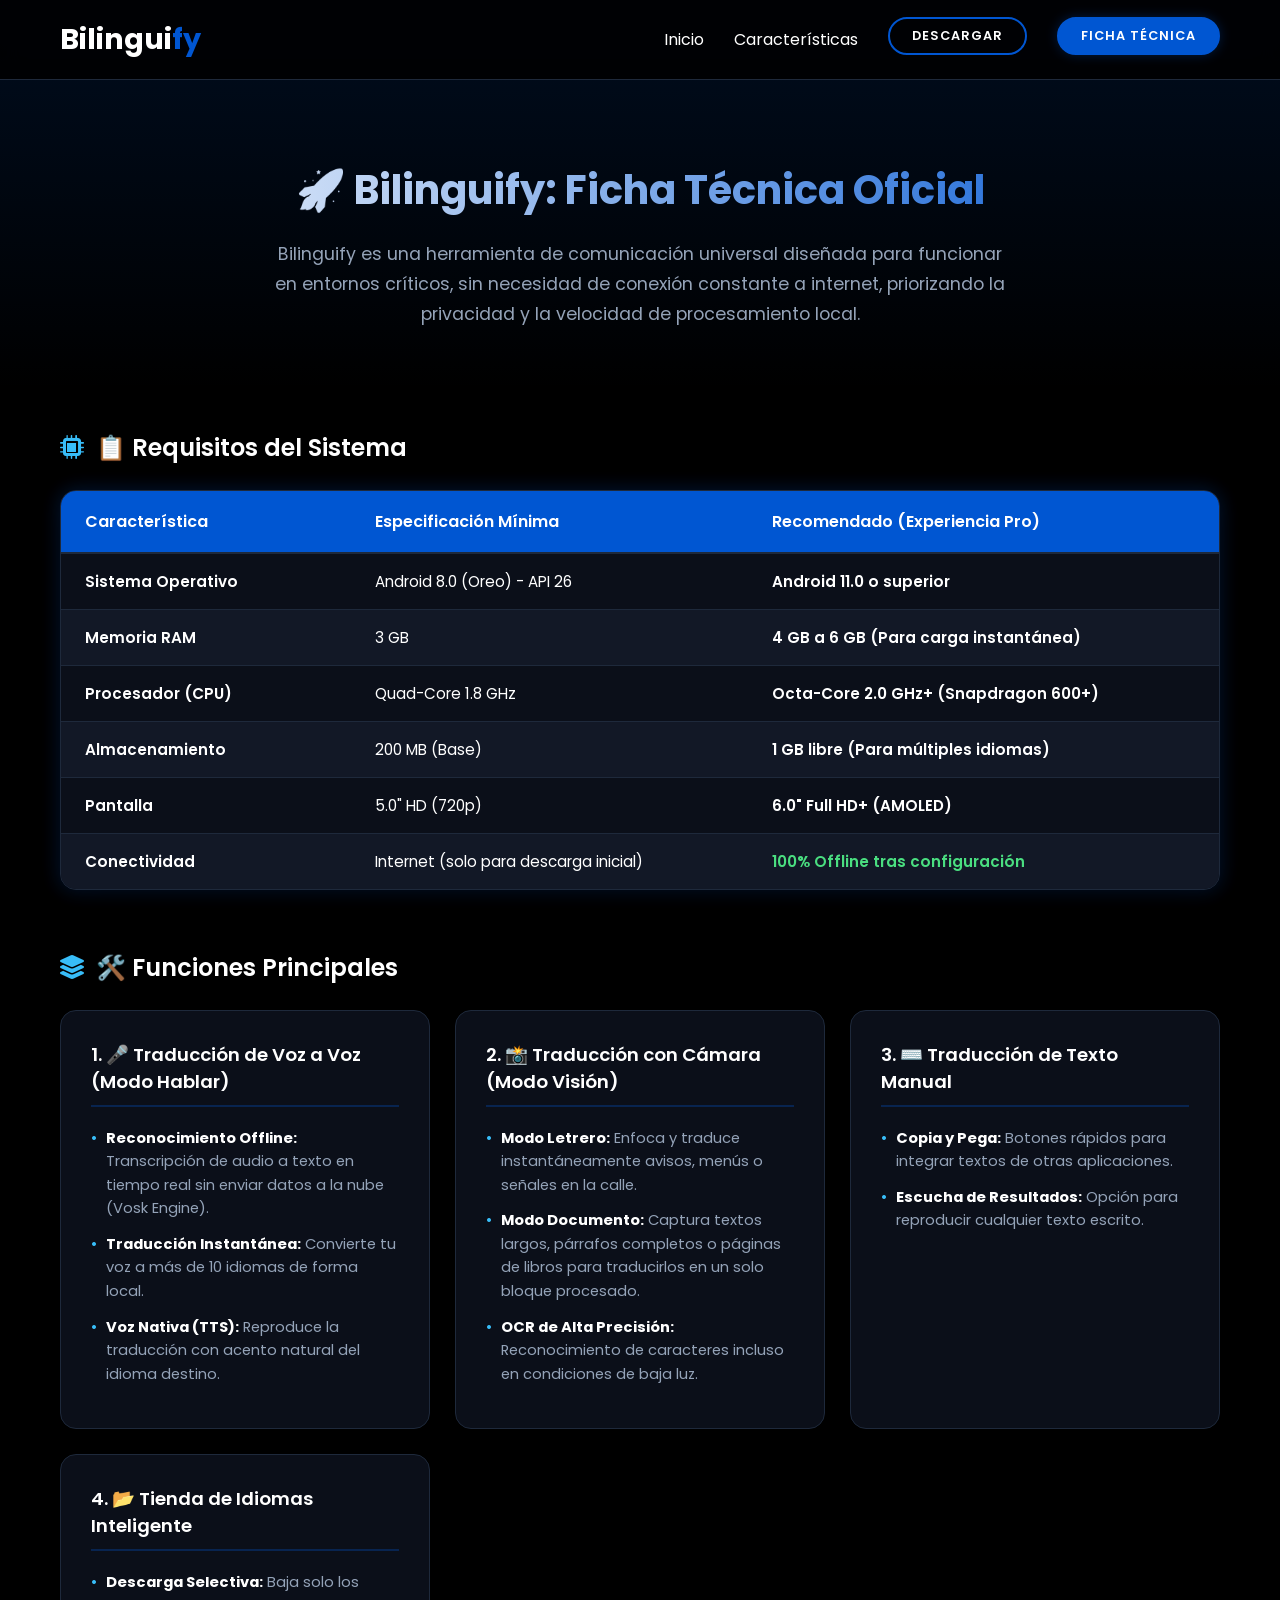
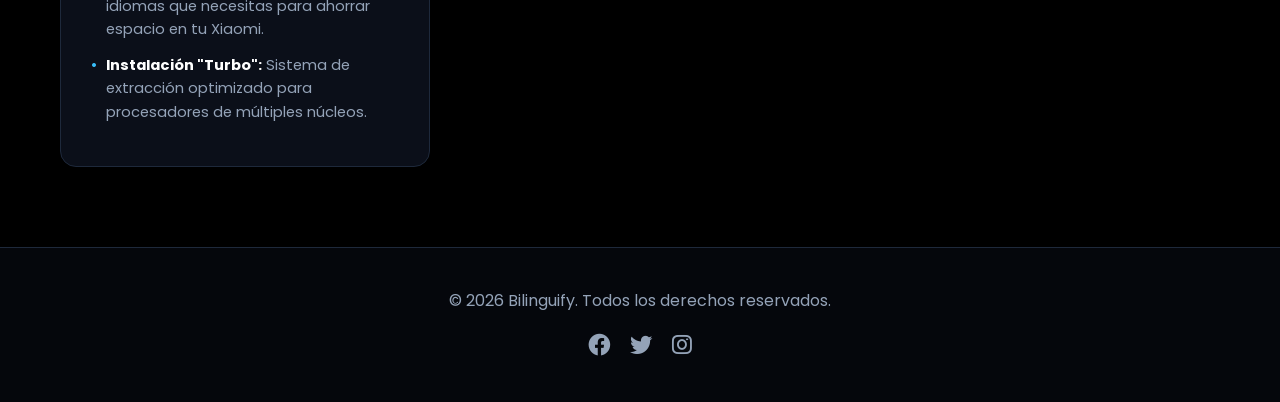
<file: ficha-tecnica.html>
<!DOCTYPE html>
<html lang="es">
<head>
    <meta charset="UTF-8">
    <meta name="viewport" content="width=device-width, initial-scale=1.0">
    <title>Bilinguify - Ficha Técnica Oficial</title>
    
    <link rel="icon" href="imagenes/logo.png" type="image/png">
    <link rel="apple-touch-icon" href="imagenes/logo.png">

    <!-- Fuentes e Íconos -->
    <link href="https://fonts.googleapis.com/css2?family=Poppins:wght@300;400;600;700&display=swap" rel="stylesheet">
    <link rel="stylesheet" href="https://cdnjs.cloudflare.com/ajax/libs/font-awesome/6.0.0/css/all.min.css">
    
    <!-- Animaciones AOS -->
    <link href="https://unpkg.com/aos@2.3.1/dist/aos.css" rel="stylesheet">
    
    <!-- Tu archivo de estilos principal -->
    <link rel="stylesheet" href="style.css">

    <!-- Correcciones de color óptimas para Fondo Negro -->
    <style>
        :root {
            --primary-color: #0056d2;
            --primary-glow: rgba(0, 86, 210, 0.3);
            --bg-dark: #000000;
            --surface-dark: #0b0f19; /* Gris azulado muy oscuro para tarjetas y tablas */
            --surface-dark-alt: #121826; /* Alternado de filas */
            --border-color: #1e293b;
            --text-light: #ffffff;
            --text-muted: #94a3b8;
        }

        body {
            background-color: var(--bg-dark);
            color: var(--text-light);
        }

        /* Modificación del Navbar en caso de heredar estilos claros */
        .navbar {
            background-color: rgba(0, 0, 0, 0.85) !important;
            backdrop-filter: blur(10px);
            border-bottom: 1px solid var(--border-color);
        }
        
        .nav-links a {
            color: var(--text-light) !important;
        }

        .tech-hero {
            padding: 160px 0 60px 0;
            /* Degradado sutil de azul oscuro a negro profundo */
            background: linear-gradient(180deg, rgba(0, 86, 210, 0.15) 0%, rgba(0,0,0,0) 100%);
            text-align: center;
        }

        .tech-hero .section-title {
            color: var(--text-light);
        }

        .tech-hero p {
            max-width: 750px;
            margin: 20px auto 0 auto;
            font-size: 1.1rem;
            line-height: 1.7;
            color: var(--text-muted);
        }

        .tech-section {
            padding: 40px 0 80px 0;
        }

        .tech-subtitle {
            font-size: 1.5rem;
            color: var(--text-light);
            margin-bottom: 25px;
            display: flex;
            align-items: center;
            gap: 12px;
            font-weight: 600;
        }

        /* Estilos de la Tabla de Requisitos (Modo Oscuro) */
        .table-responsive {
            width: 100%;
            overflow-x: auto;
            background: var(--surface-dark);
            border-radius: 16px;
            box-shadow: 0 10px 40px rgba(0, 0, 0, 0.5), 0 0 20px var(--primary-glow);
            border: 1px solid var(--border-color);
            margin-bottom: 60px;
        }

        .tech-table {
            width: 100%;
            border-collapse: collapse;
            text-align: left;
            min-width: 650px;
        }

        .tech-table th {
            background-color: var(--primary-color);
            color: #ffffff;
            padding: 18px 24px;
            font-weight: 600;
            font-size: 1rem;
            border-bottom: 2px solid var(--border-color);
        }

        .tech-table td {
            padding: 16px 24px;
            border-bottom: 1px solid var(--border-color);
            font-size: 0.95rem;
            color: var(--text-light);
        }

        .tech-table tr:last-child td {
            border-bottom: none;
        }

        .tech-table tr:nth-child(even) {
            background-color: var(--surface-dark-alt);
        }

        .tech-table tr:hover {
            background-color: rgba(0, 86, 210, 0.08);
        }

        .tech-label {
            font-weight: 600;
            color: #38bdf8; /* Azul claro/celeste para mejorar legibilidad de etiquetas en fondo negro */
            width: 25%;
        }

        .tech-recommended {
            font-weight: 600;
            color: #e2e8f0;
        }

        /* Ajustes para las Tarjetas de Funciones (Modo Oscuro) */
        .tech-features-grid {
            display: grid;
            grid-template-columns: repeat(auto-fit, minmax(300px, 1fr));
            gap: 25px;
        }

        .tech-card {
            background: var(--surface-dark);
            border: 1px solid var(--border-color);
            border-radius: 16px;
            padding: 30px;
            box-shadow: 0 4px 20px rgba(0, 0, 0, 0.4);
            transition: transform 0.3s ease, box-shadow 0.3s ease, border-color 0.3s ease;
        }

        .tech-card:hover {
            transform: translateY(-5px);
            border-color: var(--primary-color);
            box-shadow: 0 12px 30px rgba(0, 0, 0, 0.6), 0 0 15px var(--primary-glow);
        }

        .tech-card h3 {
            font-size: 1.15rem;
            color: var(--text-light);
            margin-bottom: 20px;
            font-weight: 600;
            border-bottom: 2px solid rgba(0, 86, 210, 0.3);
            padding-bottom: 10px;
        }

        .tech-card ul {
            list-style: none;
            padding: 0;
            margin: 0;
        }

        .tech-card li {
            font-size: 0.92rem;
            line-height: 1.6;
            margin-bottom: 12px;
            color: var(--text-muted);
            position: relative;
            padding-left: 15px;
        }

        .tech-card li::before {
            content: "•";
            color: #38bdf8;
            font-weight: bold;
            position: absolute;
            left: 0;
        }

        .tech-card li strong {
            color: var(--text-light);
        }

        /* Clase Active para el botón del Header */
        .nav-links .btn-small.active {
            background-color: var(--primary-color) !important;
            color: #ffffff !important;
            border-color: var(--primary-color) !important;
            box-shadow: 0 0 12px var(--primary-glow);
        }

        /* Ajuste de Footer */
        .footer {
            background-color: #05070c !important;
            border-top: 1px solid var(--border-color);
            color: var(--text-muted) !important;
        }

        @media (max-width: 768px) {
            .tech-hero {
                padding: 120px 0 40px 0;
            }
            .tech-card {
                padding: 20px;
            }
        }
    </style>
</head>
<body>

    <!-- HEADER CONFIGURADO PARA NAVEGACIÓN INTERNA -->
    <header class="navbar">
        <div class="container">
            <a href="index.html" class="logo">Bilingui<span class="accent">fy</span></a>
            <nav>
                <ul class="nav-links">
                    <li><a href="index.html">Inicio</a></li>
                    <li><a href="index.html#funciones">Características</a></li>
                    <li><a href="index.html#descarga" class="btn-small">Descargar</a></li>
                    <li><a href="ficha-tecnica.html" class="btn-small active">Ficha Técnica</a></li>
                </ul>
            </nav>
            <div class="menu-toggle" id="mobile-menu">
                <span class="bar"></span>
                <span class="bar"></span>
                <span class="bar"></span>
            </div>
        </div>
    </header>

    <!-- INTRODUCCIÓN DE LA FICHA TÉCNICA -->
    <section class="tech-hero">
        <div class="container">
            <h1 class="section-title" data-aos="fade-up">🚀 Bilinguify: Ficha Técnica Oficial</h1>
            <p data-aos="fade-up" data-aos-delay="100">
                Bilinguify es una herramienta de comunicación universal diseñada para funcionar en entornos críticos, sin necesidad de conexión constante a internet, priorizando la privacidad y la velocidad de procesamiento local.
            </p>
        </div>
    </section>

    <!-- CONTENIDO TÉCNICO ESPECÍFICO -->
    <section class="tech-section">
        <div class="container">
            
            <!-- SUBSECCIÓN: REQUISITOS -->
            <h2 class="tech-subtitle" data-aos="fade-up"><i class="fas fa-microchip" style="color: #38bdf8;"></i>📋 Requisitos del Sistema</h2>
            
            <div class="table-responsive" data-aos="fade-up" data-aos-delay="100">
                <table class="tech-table">
                    <thead>
                        <tr>
                            <th>Característica</th>
                            <th>Especificación Mínima</th>
                            <th>Recomendado (Experiencia Pro)</th>
                        </tr>
                    </thead>
                    <tbody>
                        <tr>
                            <td class="tech-label">Sistema Operativo</td>
                            <td>Android 8.0 (Oreo) - API 26</td>
                            <td class="tech-recommended">Android 11.0 o superior</td>
                        </tr>
                        <tr>
                            <td class="tech-label">Memoria RAM</td>
                            <td>3 GB</td>
                            <td class="tech-recommended">4 GB a 6 GB (Para carga instantánea)</td>
                        </tr>
                        <tr>
                            <td class="tech-label">Procesador (CPU)</td>
                            <td>Quad-Core 1.8 GHz</td>
                            <td class="tech-recommended">Octa-Core 2.0 GHz+ (Snapdragon 600+)</td>
                        </tr>
                        <tr>
                            <td class="tech-label">Almacenamiento</td>
                            <td>200 MB (Base)</td>
                            <td class="tech-recommended">1 GB libre (Para múltiples idiomas)</td>
                        </tr>
                        <tr>
                            <td class="tech-label">Pantalla</td>
                            <td>5.0" HD (720p)</td>
                            <td class="tech-recommended">6.0" Full HD+ (AMOLED)</td>
                        </tr>
                        <tr>
                            <td class="tech-label">Conectividad</td>
                            <td>Internet (solo para descarga inicial)</td>
                            <td class="tech-recommended" style="color: #4ade80;">100% Offline tras configuración</td>
                        </tr>
                    </tbody>
                </table>
            </div>

            <!-- SUBSECCIÓN: FUNCIONES -->
            <h2 class="tech-subtitle" data-aos="fade-up"><i class="fas fa-layer-group" style="color: #38bdf8;"></i>🛠️ Funciones Principales</h2>
            
            <div class="tech-features-grid">
                
                <!-- Tarjeta 1 -->
                <div class="tech-card" data-aos="fade-up" data-aos-delay="100">
                    <h3>1. 🎤 Traducción de Voz a Voz (Modo Hablar)</h3>
                    <ul>
                        <li><strong>Reconocimiento Offline:</strong> Transcripción de audio a texto en tiempo real sin enviar datos a la nube (Vosk Engine).</li>
                        <li><strong>Traducción Instantánea:</strong> Convierte tu voz a más de 10 idiomas de forma local.</li>
                        <li><strong>Voz Nativa (TTS):</strong> Reproduce la traducción con acento natural del idioma destino.</li>
                    </ul>
                </div>

                <!-- Tarjeta 2 -->
                <div class="tech-card" data-aos="fade-up" data-aos-delay="200">
                    <h3>2. 📸 Traducción con Cámara (Modo Visión)</h3>
                    <ul>
                        <li><strong>Modo Letrero:</strong> Enfoca y traduce instantáneamente avisos, menús o señales en la calle.</li>
                        <li><strong>Modo Documento:</strong> Captura textos largos, párrafos completos o páginas de libros para traducirlos en un solo bloque procesado.</li>
                        <li><strong>OCR de Alta Precisión:</strong> Reconocimiento de caracteres incluso en condiciones de baja luz.</li>
                    </ul>
                </div>

                <!-- Tarjeta 3 -->
                <div class="tech-card" data-aos="fade-up" data-aos-delay="300">
                    <h3>3. ⌨️ Traducción de Texto Manual</h3>
                    <ul>
                        <li><strong>Copia y Pega:</strong> Botones rápidos para integrar textos de otras aplicaciones.</li>
                        <li><strong>Escucha de Resultados:</strong> Opción para reproducir cualquier texto escrito.</li>
                    </ul>
                </div>

                <!-- Tarjeta 4 -->
                <div class="tech-card" data-aos="fade-up" data-aos-delay="400">
                    <h3>4. 📂 Tienda de Idiomas Inteligente</h3>
                    <ul>
                        <li><strong>Descarga Selectiva:</strong> Baja solo los idiomas que necesitas para ahorrar espacio en tu Xiaomi.</li>
                        <li><strong>Instalación "Turbo":</strong> Sistema de extracción optimizado para procesadores de múltiples núcleos.</li>
                    </ul>
                </div>

            </div>

        </div>
    </section>

    <!-- PIE DE PÁGINA -->
    <footer class="footer">
        <div class="container">
            <p>&copy; 2026 Bilinguify. Todos los derechos reservados.</p>
            <div class="social-links">
                <a href="#"><i class="fab fa-facebook"></i></a>
                <a href="#"><i class="fab fa-twitter"></i></a>
                <a href="#"><i class="fab fa-instagram"></i></a>
            </div>
        </div>
    </footer>

    <!-- SCRIPTS -->
    <script src="https://unpkg.com/aos@2.3.1/dist/aos.js"></script>
    <script src="script.js"></script>
    <script>
        // Inicialización de las animaciones al hacer scroll
        AOS.init({
            duration: 800,
            once: true
        });
// Script corregido para asegurar consistencia con el CSS global
const mobileMenu = document.getElementById('mobile-menu');
const navLinks = document.querySelector('.nav-links');

if(mobileMenu && navLinks) {
    mobileMenu.addEventListener('click', () => {
        mobileMenu.classList.toggle('toggle');      // Activa la animación X de las barras
        navLinks.classList.toggle('nav-active');    // Desplaza el menú desde la derecha
    });
}
    </script>
</body>
</html>
</file>
<file: style.css>
/* =========================================
   VARIABLES CON LA PALETA DE TU APP
   ========================================= */
:root {
    --app-blue: #0056d2;        /* El azul vibrante de tu cabecera y botón principal */
    --app-green: #0da164;       /* El verde neón del indicador activo de tu menú */
    --app-lavender: #f1edfa;    /* El fondo lavanda/lila de las tarjetas de idioma */
    
    --bg-dark: #0a0e17;         /* Fondo oscuro elegante de la web para contraste */
    --bg-card: #161c2a;         /* Color de tarjetas */
    --text-main: #ffffff;       /* Texto principal claro */
    --text-muted: #a0aab5;      /* Texto secundario */
    
    --font-main: 'Poppins', sans-serif;
    --transition: all 0.3s ease;
}

* {
    margin: 0;
    padding: 0;
    box-sizing: border-box;
}

html {
    scroll-behavior: smooth;
    font-family: var(--font-main);
    color: var(--text-main);
    background-color: var(--bg-dark);
    overflow-x: hidden;
}

.container {
    max-width: 1200px;
    margin: 0 auto;
    padding: 0 20px;
}

a { text-decoration: none; color: inherit; transition: var(--transition); }
ul { list-style: none; }
img { max-width: 100%; height: auto; }

/* Títulos con degradado usando tu color azul corporativo */
.section-title {
    text-align: center;
    font-size: 2.5rem;
    font-weight: 700;
    margin-bottom: 10px;
    background: linear-gradient(to right, #fff, var(--app-blue));
    -webkit-background-clip: text;
    -webkit-text-fill-color: transparent;
}

.section-subtitle {
    text-align: center;
    color: var(--text-muted);
    margin-bottom: 60px;
    font-size: 1.1rem;
}

/* =========================================
   BOTONES Y ELEMENTOS INTERACTIVOS
   ========================================= */
.btn-primary, .btn-secondary, .btn-small, .btn-store {
    display: inline-block;
    padding: 14px 32px;
    border-radius: 50px;
    font-weight: 600;
    text-transform: uppercase;
    font-size: 0.9rem;
    letter-spacing: 1px;
    cursor: pointer;
    position: relative;
    overflow: hidden;
}

.btn-primary {
    background: var(--app-blue);
    color: #fff;
    box-shadow: 0 4px 20px rgba(0, 86, 210, 0.4);
    border: none;
}

.btn-primary:hover {
    box-shadow: 0 6px 25px rgba(0, 86, 210, 0.6);
    transform: translateY(-3px);
}

.btn-secondary {
    background: transparent;
    border: 2px solid var(--app-green);
    color: var(--app-green);
}

.btn-secondary:hover {
    background: rgba(13, 161, 100, 0.1);
    transform: translateY(-2px);
}

.btn-small {
    padding: 8px 22px;
    border: 2px solid var(--app-blue);
    font-size: 0.8rem;
}
.btn-small:hover { background-color: var(--app-blue); color: #fff; }

/* Animación de flotado suave para simular la app en mano */
@keyframes floating {
    0% { transform: translateY(0px) rotate(0deg); }
    50% { transform: translateY(-15px) rotate(1deg); }
    100% { transform: translateY(0px) rotate(0deg); }
}
.floating { animation: floating 5s ease-in-out infinite; }

.app-mockup {
    border-radius: 40px;
    box-shadow: 0 20px 40px rgba(0, 86, 210, 0.25);
    max-height: 550px;
    border: 6px solid #1f2937;
}

/* Efecto Onda en botones */
.ripple { position: relative; overflow: hidden; }
.ripple-effect {
    position: absolute;
    border-radius: 50%;
    background: rgba(255, 255, 255, 0.4);
    transform: scale(0);
    animation: ripple-animation 0.6s linear;
    pointer-events: none;
}
@keyframes ripple-animation {
    to { transform: scale(4); opacity: 0; }
}

/* =========================================
   NAVBAR
   ========================================= */
.navbar {
    position: fixed;
    top: 0; width: 100%; height: 80px;
    display: flex; align-items: center; z-index: 1000;
    transition: var(--transition);
}

.navbar.scrolled {
    background-color: rgba(10, 14, 23, 0.95);
    height: 70px;
    border-bottom: 1px solid rgba(0, 86, 210, 0.2);
}

.navbar .container { display: flex; justify-content: space-between; align-items: center; width: 100%; }
.logo { font-size: 1.8rem; font-weight: 700; color: #fff; }
.logo .accent { color: var(--app-blue); }

.nav-links { display: flex; gap: 30px; align-items: center; }
.nav-links a:not(.btn-small):hover { color: var(--app-green); }

.menu-toggle { display: none; cursor: pointer; }
.bar { display: block; width: 25px; height: 3px; margin: 5px auto; background-color: #fff; transition: var(--transition); }

/* =========================================
   HERO SECTION & PARALLAX
   ========================================= */
.hero-section {
    position: relative;
    height: 100vh;
    display: flex;
    align-items: center;
    overflow: hidden;
}

.parallax-bg {
    position: absolute;
    top: 0; left: 0; width: 100%; height: 130%;
    background-image: url('https://images.unsplash.com/photo-1543269865-cbf427effbad?q=80&w=2070');
    background-size: cover;
    background-position: center;
    z-index: -2;
}

.hero-section::after {
    content: ''; position: absolute;
    top: 0; left: 0; width: 100%; height: 100%;
    background: linear-gradient(to bottom, rgba(10,14,23,0.85), var(--bg-dark));
    z-index: -1;
}

.hero-content { display: grid; grid-template-columns: 1.2fr 0.8fr; align-items: center; gap: 50px; padding-top: 80px; }
.hero-text h1 { font-size: 3.8rem; line-height: 1.15; margin-bottom: 25px; font-weight: 700; }
.hero-text p { color: var(--text-muted); font-size: 1.2rem; margin-bottom: 40px; line-height: 1.6; }
.hero-btns { display: flex; gap: 20px; }

/* =========================================
   FEATURES (TARJETAS CON TOQUE LAVANDA)
   ========================================= */
.features-section { padding: 100px 0; }
.features-grid { display: grid; grid-template-columns: repeat(auto-fit, minmax(300px, 1fr)); gap: 30px; }

.feature-card {
    background-color: var(--bg-card);
    padding: 40px;
    border-radius: 24px;
    transition: var(--transition);
    border: 1px solid rgba(241, 237, 250, 0.05);
    text-align: center;
}

.feature-card:hover {
    transform: translateY(-10px);
    border-color: var(--app-blue);
    box-shadow: 0 15px 35px rgba(0, 86, 210, 0.15);
}

.icon-box {
    font-size: 2.8rem;
    color: var(--app-green); /* Verde neón llamativo para iconos */
    margin-bottom: 20px;
}

.feature-card h3 { margin-bottom: 15px; font-size: 1.4rem; color: var(--app-lavender); }
.feature-card p { color: var(--text-muted); line-height: 1.6; }

/* =========================================
   CARRUSEL DE INTERFAZ
   ========================================= */
.screenshot-section { position: relative; padding: 100px 0; }
.parallax-bg-2 {
    position: absolute; top: -10%; left: 0; width: 100%; height: 130%;
    background-image: url('https://images.unsplash.com/photo-1522199755839-a2bacb67c546?q=80&w=2070');
    background-size: cover; z-index: -2; opacity: 0.08;
}

.slider-container {
    position: relative; max-width: 850px; margin: 0 auto;
    overflow: hidden; border-radius: 20px;
    box-shadow: 0 25px 60px rgba(0,0,0,0.6);
    border: 3px solid rgba(0, 86, 210, 0.3);
}

.slider { display: flex; transition: transform 0.5s ease-in-out; }
.slide { min-width: 100%; position: relative; }
.slide img { width: 100%; display: block; }
.slide-caption {
    position: absolute; bottom: 0; left: 0; width: 100%; padding: 25px;
    background: linear-gradient(to top, rgba(10,14,23,0.95), transparent);
    color: #fff; text-align: center; font-size: 1.05rem;
}

.prev, .next {
    position: absolute; top: 50%; transform: translateY(-50%);
    background-color: rgba(0, 86, 210, 0.4); color: #fff;
    border: none; padding: 16px; cursor: pointer; border-radius: 50%;
    font-size: 1.2rem; z-index: 10; transition: var(--transition);
}
.prev:hover, .next:hover { background-color: var(--app-blue); }
.prev { left: 20px; } .next { right: 20px; }

/* =========================================
   VIDEO SECTION
   ========================================= */
.video-section { padding: 100px 0; background-color: var(--bg-card); }
.video-content-wrapper { display: grid; grid-template-columns: 1fr 1.3fr; gap: 50px; align-items: center; }
.video-text h2 { font-size: 2.6rem; margin-bottom: 20px; font-weight: 700; }
.video-text p { color: var(--text-muted); line-height: 1.8; }

.video-player-container {
    position: relative; padding-bottom: 56.25%; height: 0;
    border-radius: 20px; overflow: hidden;
    box-shadow: 0 15px 40px rgba(0,0,0,0.4);
    border: 3px solid rgba(0, 86, 210, 0.2);
}
.video-player-container video { position: absolute; top: 0; left: 0; width: 100%; height: 100%; object-fit: cover; }

/* =========================================
   DOWNLOAD / CTA
   ========================================= */
.download-section { padding: 120px 0; background: linear-gradient(135deg, #0a0e17 0%, #152238 100%); }
.download-section h2 { font-size: 3rem; margin-bottom: 20px; }
.download-section p { color: var(--text-muted); font-size: 1.2rem; margin-bottom: 50px; }
.download-btns { display: flex; gap: 20px; justify-content: center; }

.btn-store {
    background-color: #000; color: #fff; border: 1px solid rgba(255,255,255,0.1);
    display: flex; align-items: center; gap: 15px; padding: 16px 32px;
}
.btn-store i { font-size: 1.8rem; color: var(--app-blue); }
.btn-store span { font-size: 1rem; text-transform: none; display: block; text-align: left;}
.btn-store:hover { border-color: var(--app-green); transform: scale(1.03); }

/* =========================================
   FOOTER & RESPONSIVE
   ========================================= */
.footer { padding: 40px 0; background-color: #05070b; text-align: center; border-top: 1px solid rgba(255,255,255,0.05); }
.footer p { color: var(--text-muted); margin-bottom: 15px; }
.social-links { display: flex; gap: 20px; justify-content: center; }
.social-links a { font-size: 1.4rem; color: var(--text-muted); }
.social-links a:hover { color: var(--app-green); }

@media (max-width: 992px) {
    .hero-content, .video-content-wrapper { grid-template-columns: 1fr; text-align: center; }
    .hero-text h1 { font-size: 2.8rem; }
    .hero-btns, .download-btns { justify-content: center; flex-wrap: wrap; }
    .hero-image { order: -1; } /* Muestra la app arriba en móviles */
    .app-mockup { max-height: 450px; }
}

@media (max-width: 768px) {
    .nav-links {
        position: absolute; right: 0; height: 92vh; top: 80px;
        background-color: var(--bg-dark); display: flex; flex-direction: column;
        width: 60%; transform: translateX(100%); transition: transform 0.4s ease;
        padding-top: 60px; border-left: 1px solid rgba(0, 86, 210, 0.2);
    }
    .menu-toggle { display: block; }
    .nav-active { transform: translateX(0); }
    .toggle .bar:nth-child(1) { transform: rotate(-45deg) translate(-5px, 6px); }
    .toggle .bar:nth-child(2) { opacity: 0; }
    .toggle .bar:nth-child(3) { transform: rotate(45deg) translate(-5px, -6px); }
}

/* ==========================================================================
   OPTIMIZACIÓN MÓVIL PROFESIONAL (COMPLETAMENTE ADAPTADO PARA CELULARES)
   ========================================================================== */

/* Clases de Control de Visibilidad Condicional */
@media (min-width: 769px) {
    .only-mobile { display: none !important; }
}

@media (max-width: 768px) {
    .only-desktop { display: none !important; }
    
    /* Navbar móvil mejorada con efecto Blur Premium */
    .navbar {
        height: 70px !important;
        background-color: rgba(10, 14, 23, 0.92) !important;
        backdrop-filter: blur(12px);
        -webkit-backdrop-filter: blur(12px);
    }

    .nav-links {
        position: fixed;
        right: 0;
        top: 70px;
        height: calc(100vh - 70px);
        background-color: rgba(10, 14, 23, 0.98);
        display: flex;
        flex-direction: column;
        width: 75%; /* Ajuste de ancho para mejor ergonomía */
        transform: translateX(100%);
        transition: transform 0.35s cubic-bezier(0.4, 0, 0.2, 1);
        padding: 40px 20px;
        gap: 25px;
        border-left: 1px solid rgba(0, 86, 210, 0.2);
    }
    
    /* Clase activa para desplegar el menú */
    .nav-links.nav-active, .nav-links.active { 
        transform: translateX(0) !important; 
    }

    .nav-links li { width: 100%; text-align: center; }
    .nav-links .btn-small { display: block; width: 100%; padding: 12px; }

    /* Ajuste de Hero Section en Celulares */
    .hero-section { height: auto; padding: 120px 0 60px 0; }
    .hero-content { 
        grid-template-columns: 1fr; 
        text-align: center; 
        gap: 35px;
    }
    .hero-image { order: -1; } /* El logo/mockup sube para enganchar visualmente */
    
    .hero-text h1 { 
        font-size: 2.3rem !important; /* Evita saltos de línea huérfanos */
        line-height: 1.2;
    }
    .hero-text p { font-size: 1rem; margin-bottom: 25px; }
    .hero-btns { flex-direction: column; gap: 15px; width: 100%; }
    .hero-btns .btn-primary, .hero-btns .btn-secondary { width: 100%; text-align: center; }

    /* Características y Grillas */
    .features-section, .screenshot-section, .video-section, .support-section { 
        padding: 60px 0; 
    }
    .section-title { font-size: 1.9rem !important; }
    .features-grid { gap: 20px; }
    .feature-card { padding: 30px 20px; }

    /* Galería de capturas */
    .gallery { gap: 15px; }
    .thumb { max-width: 100% !important; width: 100%; }

    /* Sección de Video Demo */
    .video-content-wrapper { grid-template-columns: 1fr; text-align: center; gap: 25px; }
    .video-text h2 { font-size: 1.8rem; }

    /* Sección de Soporte / Donaciones (#donar) */
    .support-wrapper {
        grid-template-columns: 1fr !important;
        padding: 25px 20px !important; /* Adiós al padding excesivo de 50px */
        gap: 30px;
    }
    .support-content h2 { font-size: 1.6rem; text-align: center; }
    .support-content .heart-icon { text-align: center; }
    .emotional-text { font-size: 0.95rem; text-align: justify; }
    .pay-card { padding: 20px; }
    .pay-btn { width: 100%; justify-content: center; }
}

/* Ajustes finos para pantallas muy pequeñas (Ej: iPhone SE, Xiaomi pequeños) */
@media (max-width: 480px) {
    .hero-text h1 { font-size: 1.9rem !important; }
    .section-title { font-size: 1.6rem !important; }
    .btn-descarga { width: 100%; justify-content: center; }
}
</file>
